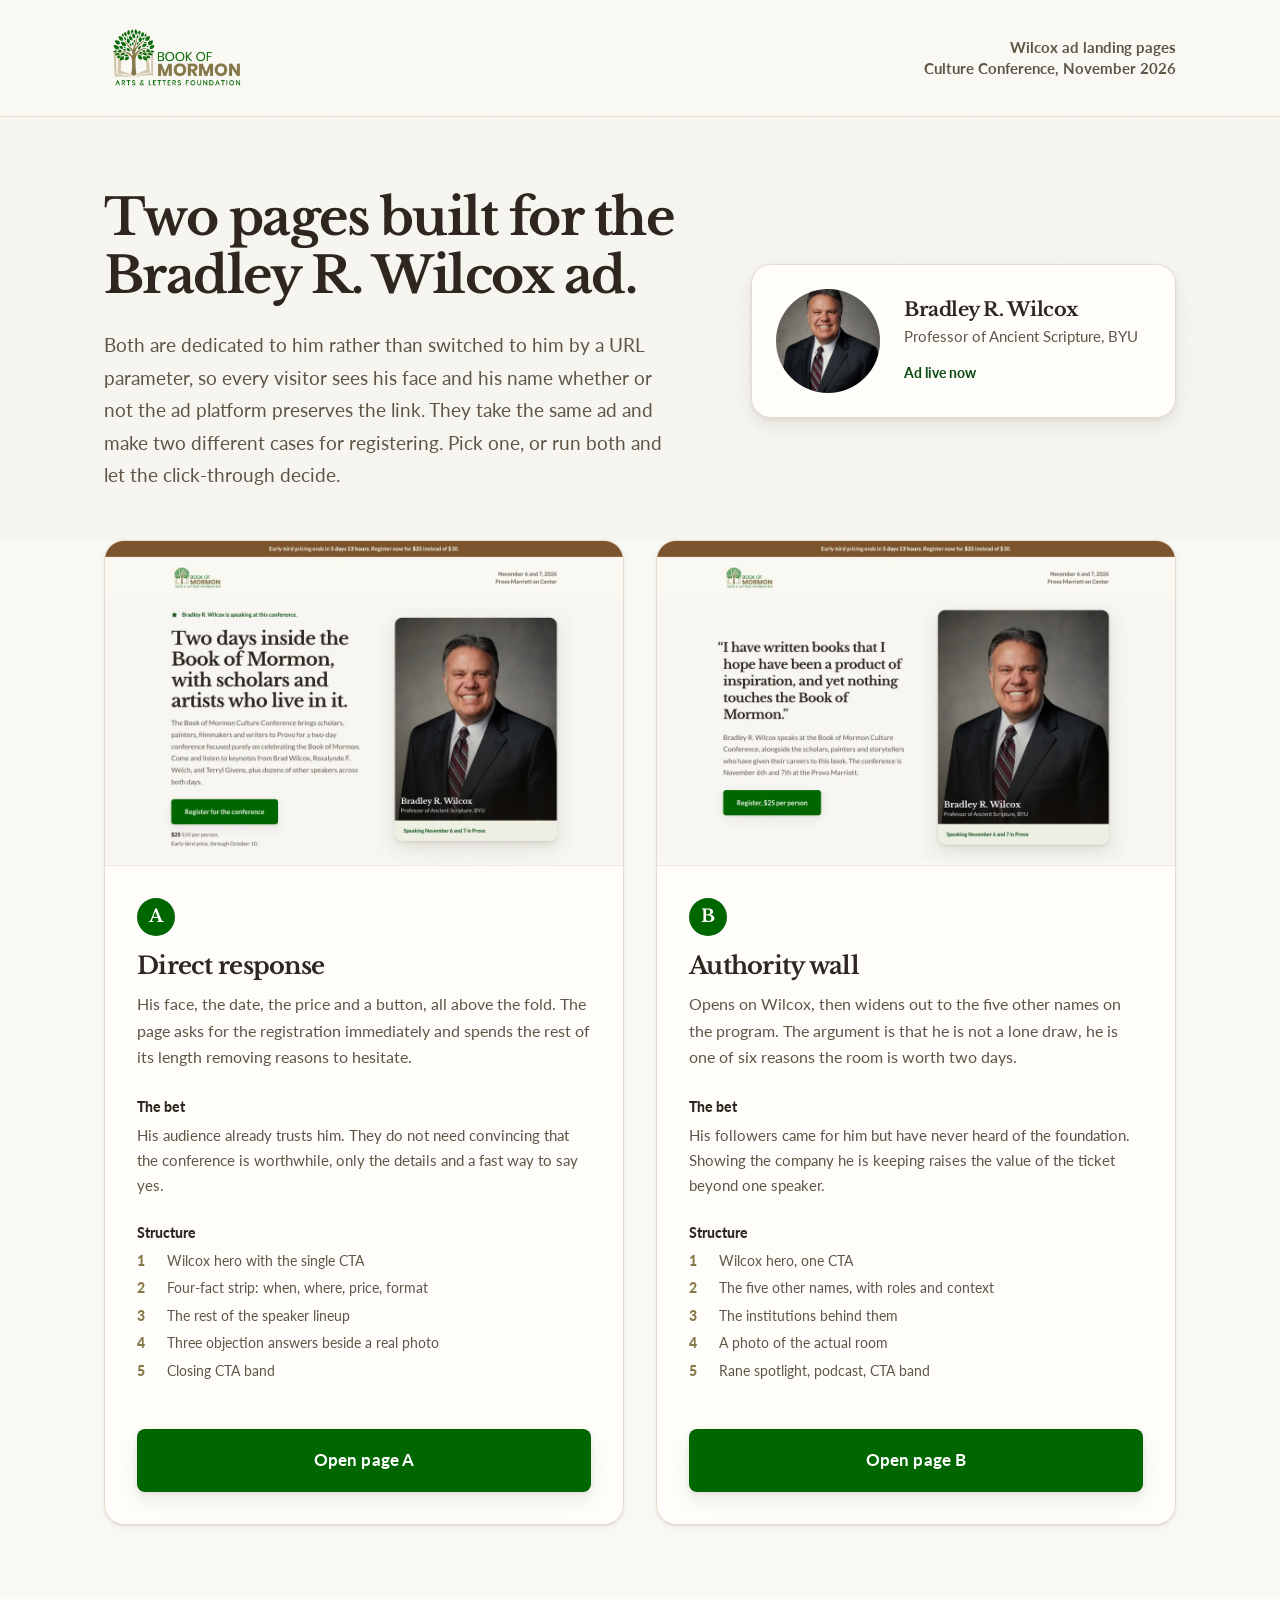
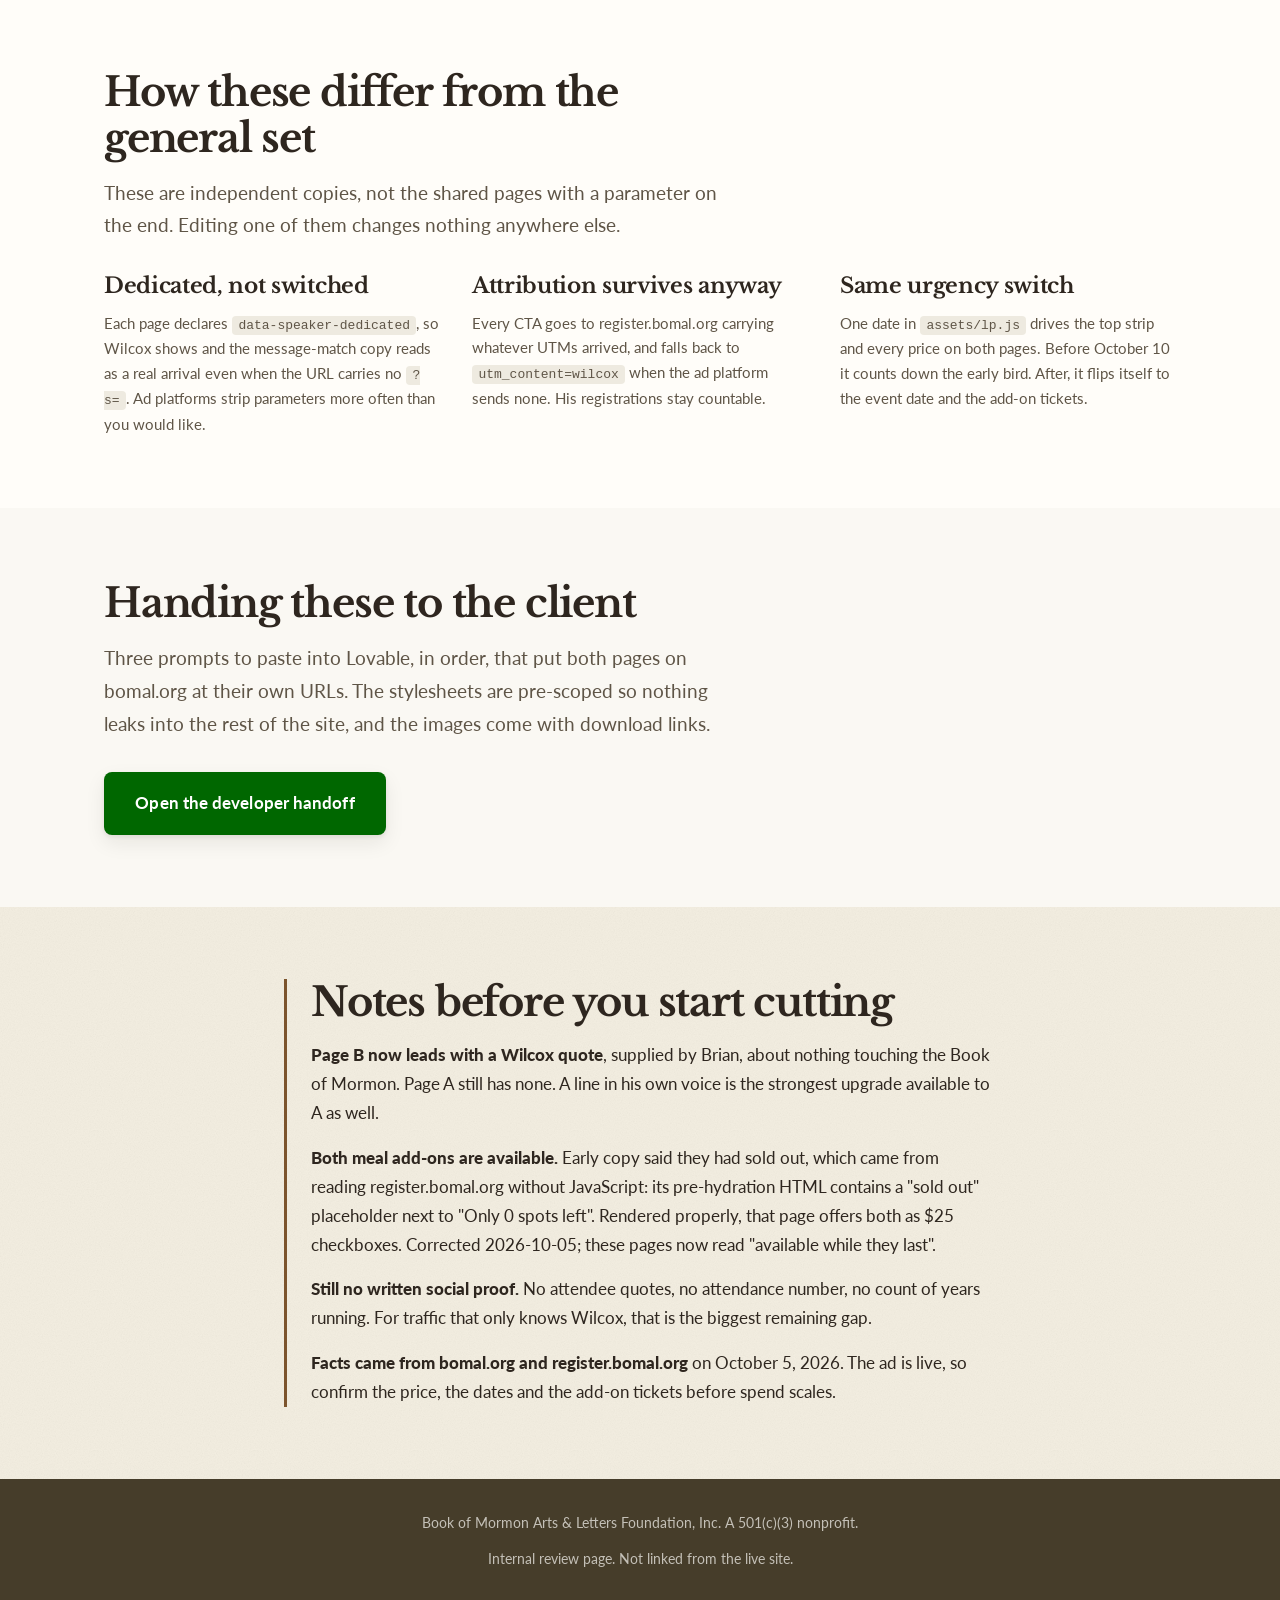
<file: index.html>
<!DOCTYPE html>
<html lang="en" data-asset-base="brand_assets/">
<head>
<meta charset="utf-8">
<meta name="viewport" content="width=device-width, initial-scale=1">
<title>Wilcox ad landing pages | Book of Mormon Culture Conference</title>
<meta name="description" content="Two landing pages built for the live Bradley R. Wilcox ad. Review and pick a direction.">
<link rel="icon" href="brand_assets/logo-icon.webp">
<link rel="preconnect" href="https://fonts.googleapis.com">
<link rel="preconnect" href="https://fonts.gstatic.com" crossorigin>
<link href="https://fonts.googleapis.com/css2?family=Libre+Baskerville:ital,wght@0,400;0,700;1,400&family=Lato:wght@400;600;700;900&display=swap" rel="stylesheet">
<link rel="stylesheet" href="assets/brand.css">
<style>
  body{ padding-bottom:0; }

  .topbar{ padding-block:var(--s4); border-bottom:1px solid var(--line); }
  .topbar .wrap{ display:flex; align-items:center; justify-content:space-between; gap:var(--s3); flex-wrap:wrap; }
  .topbar img{ height:68px; width:auto; display:block; }
  .topbar .tag{ font-size:.9375rem; font-weight:700; color:var(--ink-soft); text-align:right; line-height:1.4; }

  .intro{ padding-block:var(--s7) var(--s6); }
  .intro-grid{ display:grid; gap:var(--s6); align-items:center; }
  @media (min-width:860px){ .intro-grid{ grid-template-columns:1.15fr .85fr; gap:var(--s7); } }
  .intro h1{ max-width:18ch; }
  .intro .lede{ margin-top:var(--s4); }

  .whocard{ display:flex; align-items:center; gap:var(--s4); padding:var(--s4);
    background:var(--card); border:1px solid var(--line); border-radius:var(--rad-xl); box-shadow:var(--sh-2); }
  .whocard .portrait{ width:104px; height:104px; flex:none; border-radius:50%; }
  .whocard .portrait::after{ display:none; }
  .whocard b{ display:block; font-family:'Libre Baskerville',Georgia,serif; font-weight:700;
    font-size:1.2rem; letter-spacing:-.025em; line-height:1.25; }
  .whocard span{ display:block; margin-top:.3rem; font-size:.9375rem; color:var(--ink-soft); line-height:1.55; }
  .whocard em{ display:block; margin-top:var(--s2); font-style:normal; font-size:.875rem;
    font-weight:700; color:var(--green-deep); }

  .options{ display:grid; gap:var(--s5); }
  @media (min-width:860px){ .options{ grid-template-columns:repeat(2,1fr); } }

  .opt{ display:flex; flex-direction:column; background:var(--card); border:1px solid var(--line);
    border-radius:var(--rad-xl); box-shadow:var(--sh-1); overflow:hidden;
    transition:transform .3s var(--ease), box-shadow .3s var(--ease); }
  .opt:hover{ transform:translateY(-4px); box-shadow:var(--sh-3); }

  .opt-shot{ border-bottom:1px solid var(--line-soft); overflow:hidden; background:var(--paper); }
  .opt-shot img{ display:block; width:100%; height:auto; }

  .opt-top{ padding:var(--s5) var(--s5) var(--s4); }
  .opt-letter{ display:inline-flex; align-items:center; justify-content:center;
    width:38px; height:38px; border-radius:50%; background:var(--green); color:#fff;
    font-family:'Libre Baskerville',Georgia,serif; font-weight:700; font-size:1.1rem; margin-bottom:var(--s3); }
  .opt-top h2{ font-size:1.5rem; margin-bottom:var(--s2); }
  .opt-top .what{ font-size:1rem; color:var(--ink-soft); line-height:1.65; }

  .opt-body{ padding:0 var(--s5) var(--s4); flex:1; display:flex; flex-direction:column; gap:var(--s4); }
  .opt-row b{ display:block; font-size:.875rem; font-weight:900; margin-bottom:.3rem; }
  .opt-row p{ font-size:.9375rem; color:var(--ink-soft); line-height:1.65; }
  .opt-structure{ list-style:none; margin:0; padding:0; font-size:.875rem; color:var(--ink-soft); line-height:1.5; }
  .opt-structure li{ display:flex; gap:.55rem; }
  .opt-structure li + li{ margin-top:.4rem; }
  .opt-structure .n{ flex:none; width:1.3rem; font-weight:900; color:var(--tan); }

  .opt-foot{ margin-top:auto; padding:var(--s4) var(--s5) var(--s5); }

  .mech{ display:grid; gap:var(--s5); }
  @media (min-width:800px){ .mech{ grid-template-columns:repeat(3,1fr); } }
  .mech h3{ margin-bottom:var(--s2); }
  .mech p{ font-size:.9375rem; color:var(--ink-soft); line-height:1.65; }
  .mech code{ font-family:ui-monospace,SFMono-Regular,Menlo,monospace; font-size:.8125rem;
    background:rgba(133,120,74,.14); padding:.12rem .4rem; border-radius:4px; }

  .note{ border-left:3px solid var(--brown); padding-left:var(--s4); }
  .note p + p{ margin-top:var(--s3); }
  .note b{ font-weight:900; }
  .note code{ font-family:ui-monospace,SFMono-Regular,Menlo,monospace; font-size:.85em; }
</style>
</head>
<body>

<header class="topbar">
  <div class="wrap">
    <img src="brand_assets/logo-full.webp" alt="Book of Mormon Arts &amp; Letters Foundation">
    <p class="tag">Wilcox ad landing pages<br>Culture Conference, November 2026</p>
  </div>
</header>

<main>
  <section class="intro grain">
    <div class="wrap intro-grid">
      <div>
        <h1>Two pages built for the Bradley R. Wilcox ad.</h1>
        <p class="lede measure">
          Both are dedicated to him rather than switched to him by a URL parameter, so every
          visitor sees his face and his name whether or not the ad platform preserves the link.
          They take the same ad and make two different cases for registering. Pick one, or run
          both and let the click-through decide.
        </p>
      </div>
      <div class="whocard">
        <div class="portrait">
          <img src="brand_assets/speakers/wilcox-portrait.webp" alt="Bradley R. Wilcox" width="1000" height="1250">
        </div>
        <div>
          <b>Bradley R. Wilcox</b>
          <span>Professor of Ancient Scripture, BYU</span>
          <em>Ad live now</em>
        </div>
      </div>
    </div>
  </section>

  <section class="section" style="padding-top:0">
    <div class="wrap">
      <div class="options">

        <article class="opt">
          <div class="opt-shot">
            <img src="brand_assets/shots/page-a.webp" alt="Preview of landing page A" width="1120" height="700" loading="lazy">
          </div>
          <div class="opt-top">
            <p class="opt-letter">A</p>
            <h2>Direct response</h2>
            <p class="what">
              His face, the date, the price and a button, all above the fold. The page asks for
              the registration immediately and spends the rest of its length removing reasons to
              hesitate.
            </p>
          </div>
          <div class="opt-body">
            <div class="opt-row">
              <b>The bet</b>
              <p>His audience already trusts him. They do not need convincing that the conference
                 is worthwhile, only the details and a fast way to say yes.</p>
            </div>
            <div class="opt-row">
              <b>Structure</b>
              <ul class="opt-structure">
                <li><span class="n">1</span><span>Wilcox hero with the single CTA</span></li>
                <li><span class="n">2</span><span>Four-fact strip: when, where, price, format</span></li>
                <li><span class="n">3</span><span>The rest of the speaker lineup</span></li>
                <li><span class="n">4</span><span>Three objection answers beside a real photo</span></li>
                <li><span class="n">5</span><span>Closing CTA band</span></li>
              </ul>
            </div>
          </div>
          <div class="opt-foot">
            <a class="btn btn-primary btn-block" href="direct.html">Open page A</a>
          </div>
        </article>

        <article class="opt">
          <div class="opt-shot">
            <img src="brand_assets/shots/page-b.webp" alt="Preview of landing page B" width="1120" height="700" loading="lazy">
          </div>
          <div class="opt-top">
            <p class="opt-letter">B</p>
            <h2>Authority wall</h2>
            <p class="what">
              Opens on Wilcox, then widens out to the five other names on the program. The
              argument is that he is not a lone draw, he is one of six reasons the room is worth
              two days.
            </p>
          </div>
          <div class="opt-body">
            <div class="opt-row">
              <b>The bet</b>
              <p>His followers came for him but have never heard of the foundation. Showing the
                 company he is keeping raises the value of the ticket beyond one speaker.</p>
            </div>
            <div class="opt-row">
              <b>Structure</b>
              <ul class="opt-structure">
                <li><span class="n">1</span><span>Wilcox hero, one CTA</span></li>
                <li><span class="n">2</span><span>The five other names, with roles and context</span></li>
                <li><span class="n">3</span><span>The institutions behind them</span></li>
                <li><span class="n">4</span><span>A photo of the actual room</span></li>
                <li><span class="n">5</span><span>Rane spotlight, podcast, CTA band</span></li>
              </ul>
            </div>
          </div>
          <div class="opt-foot">
            <a class="btn btn-primary btn-block" href="authority.html">Open page B</a>
          </div>
        </article>

      </div>
    </div>
  </section>

  <section class="section band-card">
    <div class="wrap stack-5">
      <div class="measure">
        <h2>How these differ from the general set</h2>
        <p class="lede" style="margin-top:var(--s3)">
          These are independent copies, not the shared pages with a parameter on the end.
          Editing one of them changes nothing anywhere else.
        </p>
      </div>
      <div class="mech">
        <div>
          <h3>Dedicated, not switched</h3>
          <p>
            Each page declares <code>data-speaker-dedicated</code>, so Wilcox shows and the
            message-match copy reads as a real arrival even when the URL carries no
            <code>?s=</code>. Ad platforms strip parameters more often than you would like.
          </p>
        </div>
        <div>
          <h3>Attribution survives anyway</h3>
          <p>
            Every CTA goes to register.bomal.org carrying whatever UTMs arrived, and falls back
            to <code>utm_content=wilcox</code> when the ad platform sends none. His registrations
            stay countable.
          </p>
        </div>
        <div>
          <h3>Same urgency switch</h3>
          <p>
            One date in <code>assets/lp.js</code> drives the top strip and every price on both
            pages. Before October 10 it counts down the early bird. After, it flips itself to the
            event date and the add-on tickets.
          </p>
        </div>
      </div>
    </div>
  </section>

  <section class="section">
    <div class="wrap">
      <div class="measure">
        <h2>Handing these to the client</h2>
        <p class="lede" style="margin-top:var(--s3)">
          Three prompts to paste into Lovable, in order, that put both pages on bomal.org at
          their own URLs. The stylesheets are pre-scoped so nothing leaks into the rest of the
          site, and the images come with download links.
        </p>
        <p style="margin-top:var(--s5)">
          <a class="btn btn-primary" href="handoff.html">Open the developer handoff</a>
        </p>
      </div>
    </div>
  </section>

  <section class="section band-paper grain">
    <div class="wrap-narrow">
      <div class="note">
        <h2 style="margin-bottom:var(--s3)">Notes before you start cutting</h2>
        <p>
          <b>Page B now leads with a Wilcox quote</b>, supplied by Brian, about nothing touching
          the Book of Mormon. Page A still has none. A line in his own voice is the strongest
          upgrade available to A as well.
        </p>
        <p>
          <b>Both meal add-ons are available.</b> Early copy said they had sold out, which came
          from reading register.bomal.org without JavaScript: its pre-hydration HTML contains a
          "sold out" placeholder next to "Only 0 spots left". Rendered properly, that page
          offers both as $25 checkboxes. Corrected 2026-10-05; these pages now read "available
          while they last".</p>
        <p>
          <b>Still no written social proof.</b> No attendee quotes, no attendance number, no
          count of years running. For traffic that only knows Wilcox, that is the biggest
          remaining gap.
        </p>
        <p>
          <b>Facts came from bomal.org and register.bomal.org</b> on October 5, 2026. The ad is
          live, so confirm the price, the dates and the add-on tickets before spend scales.
        </p>
      </div>
    </div>
  </section>
</main>

<footer class="sitefoot">
  <div class="wrap center stack-2">
    <p>Book of Mormon Arts &amp; Letters Foundation, Inc. A 501(c)(3) nonprofit.</p>
    <p>Internal review page. Not linked from the live site.</p>
  </div>
</footer>

</body>
</html>
</file>
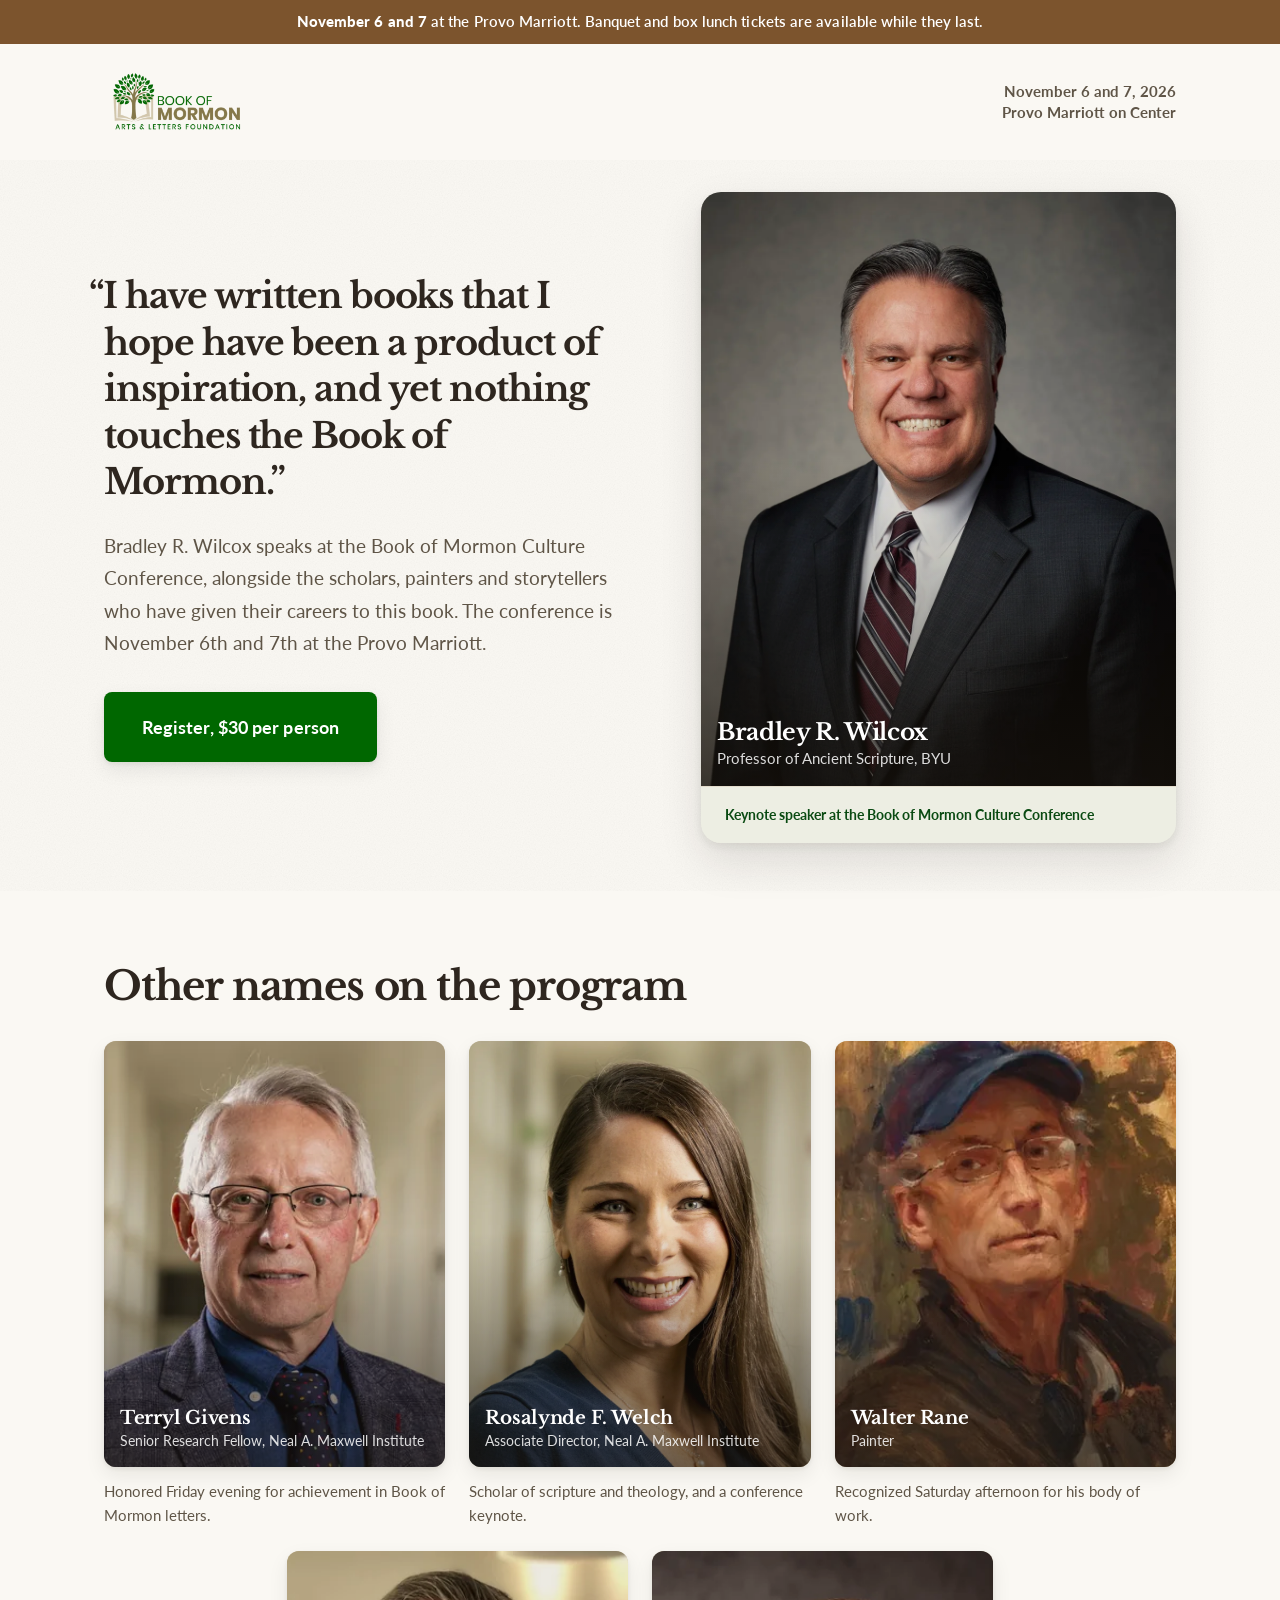
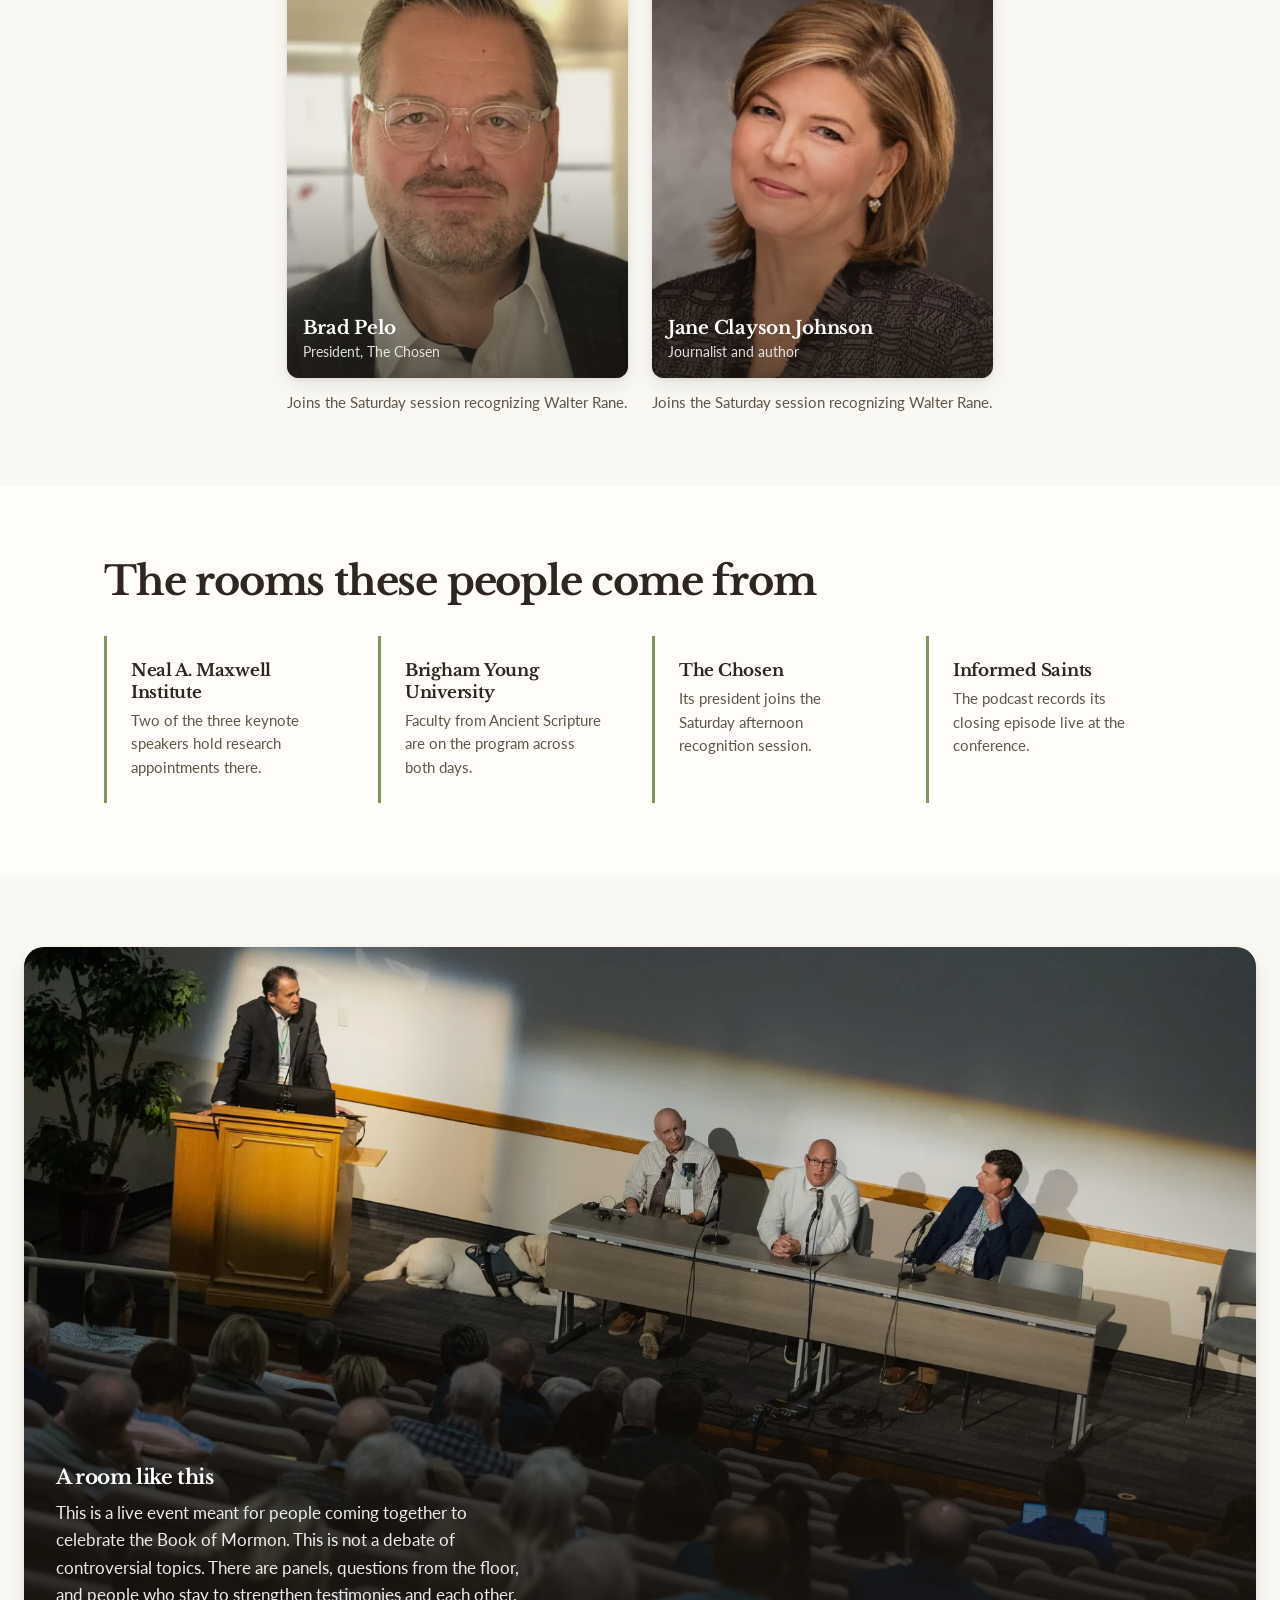
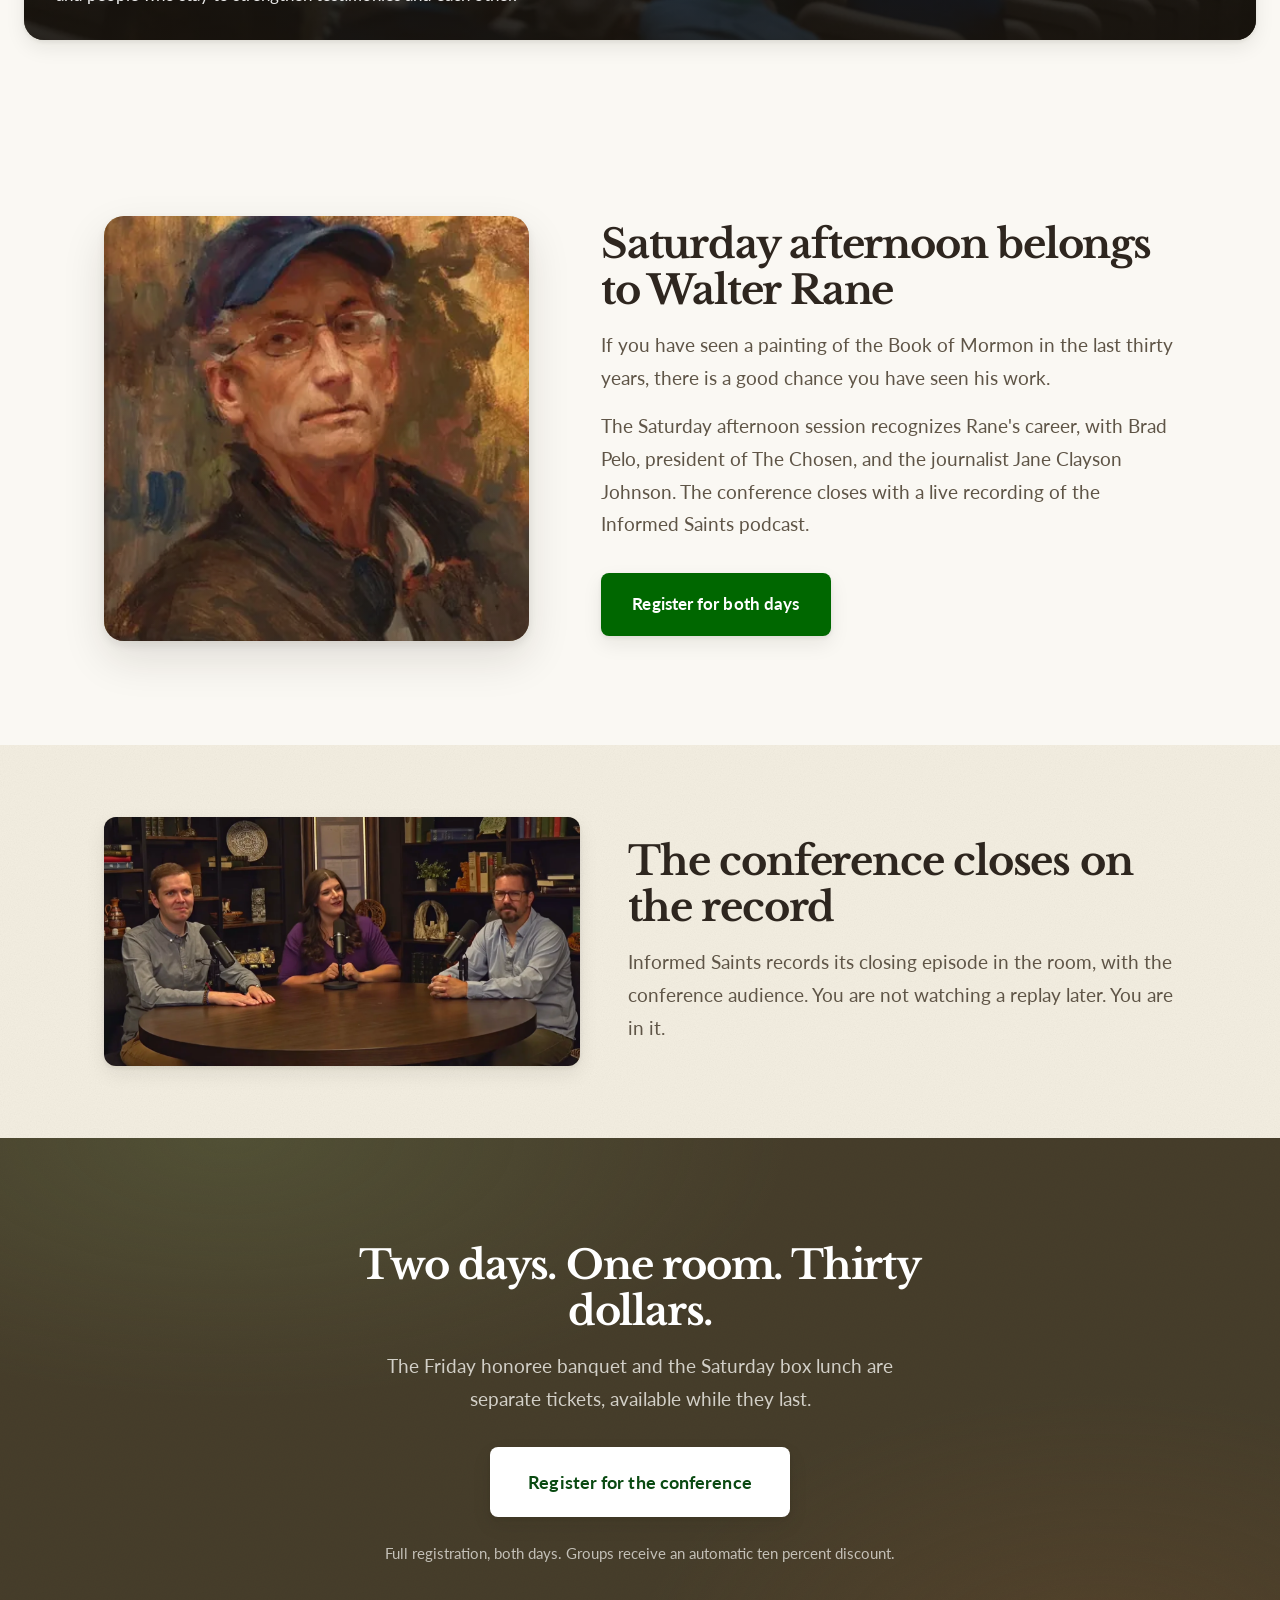
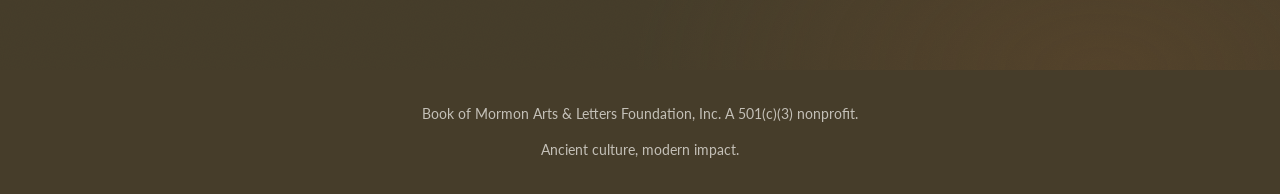
<file: authority.html>
<!DOCTYPE html>
<html lang="en" data-asset-base="brand_assets/" data-default-speaker="wilcox" data-speaker-dedicated>
<head>
<meta charset="utf-8">
<meta name="viewport" content="width=device-width, initial-scale=1">
<title>Bradley R. Wilcox and the room he is speaking in | November 6 and 7</title>
<meta name="description" content="Bradley R. Wilcox is one of six names on the program, alongside Terryl Givens, Rosalynde F. Welch, Walter Rane, Brad Pelo and Jane Clayson Johnson. Provo, November 6 and 7.">
<link rel="icon" href="brand_assets/logo-icon.webp">
<link rel="preconnect" href="https://fonts.googleapis.com">
<link rel="preconnect" href="https://fonts.gstatic.com" crossorigin>
<link href="https://fonts.googleapis.com/css2?family=Libre+Baskerville:ital,wght@0,400;0,700;1,400&family=Lato:wght@400;600;700;900&display=swap" rel="stylesheet">
<link rel="stylesheet" href="assets/brand.css">
<style>
  /* ---- Option B: authority first. The lineup IS the argument. ---- */
  .topbar{ padding-block:var(--s4); }
  .topbar .wrap{ display:flex; align-items:center; justify-content:space-between; gap:var(--s3); }
  .topbar img{ height:68px; width:auto; display:block; }
  .topbar .when{ font-size:.9375rem; font-weight:700; color:var(--ink-soft); text-align:right; line-height:1.4; }

  /* Hero leads with the speaker whose ad brought them. The wall of everyone
     else then does the credibility work. */
  .hero{ padding-block:var(--s5) var(--s6); }
  .hero-grid{ display:grid; gap:var(--s6); align-items:center; }
  @media (min-width:900px){ .hero-grid{ grid-template-columns:1.05fr .95fr; gap:var(--s7); } }
  .hero h1{ max-width:21ch; font-size:clamp(1.45rem,2.9vw,2.2rem); line-height:1.32; }
  @media (min-width:700px){ .hero h1{ text-indent:-.44em; } }
  .hero .lede{ margin-top:var(--s4); max-width:52ch; }

  .hero-card{ border-radius:var(--rad-xl); overflow:hidden; box-shadow:var(--sh-3); background:var(--card); }
  .hero-card .portrait{ aspect-ratio:4/5; }
  .hero-card .portrait-cap h3{ color:#fff; font-size:1.45rem; }
  .hero-card .portrait-cap p{ font-size:.9375rem; color:rgba(255,255,255,.85); margin-top:.15rem; line-height:1.45; }
  .hero-card .speaking{ padding:var(--s3) var(--s4); font-size:.875rem; font-weight:700;
    color:var(--green-deep); background:rgba(125,151,94,.14); border-top:1px solid var(--line); }

  .wall-intro{ margin-bottom:var(--s5); }

  /* The wall. Six faces, full bleed of the container, no ornament. */
  .wall{ display:flex; flex-wrap:wrap; justify-content:center; gap:var(--s4); }
  .wall figure{ flex:0 0 calc((100% - var(--s4)) / 2); }
  @media (min-width:680px){ .wall figure{ flex:0 0 calc((100% - 2 * var(--s4)) / 3); } }
  .wall figure{ margin:0; }
  .wall .portrait{ aspect-ratio:4/5; border-radius:var(--rad-lg); box-shadow:var(--sh-2); }
  .wall .portrait img{ object-position:center 18%; }
  .wall .portrait-cap h3{ color:#fff; font-size:1.15rem; }
  .wall .portrait-cap p{ font-size:.875rem; color:rgba(255,255,255,.85); margin-top:.2rem; line-height:1.45; }
  .wall .tagline{ margin-top:var(--s2); font-size:.9375rem; color:var(--ink-soft); line-height:1.6; }

  /* Institutions */
  .insts{ display:grid; gap:var(--s4); }
  @media (min-width:760px){ .insts{ grid-template-columns:repeat(4,1fr); } }
  .inst{ padding:var(--s4); border-left:3px solid var(--olive); }
  .inst b{ display:block; font-family:'Libre Baskerville',Georgia,serif; font-weight:700;
    font-size:1.05rem; letter-spacing:-.015em; line-height:1.3; }
  .inst span{ display:block; margin-top:.35rem; font-size:.9375rem; color:var(--ink-soft); line-height:1.55; }

  /* Honoree spotlight */
  .spot{ display:grid; gap:var(--s6); align-items:center; }
  @media (min-width:900px){ .spot{ grid-template-columns:.85fr 1.15fr; gap:var(--s7); } }
  .spot .portrait{ aspect-ratio:1/1; border-radius:var(--rad-xl); box-shadow:var(--sh-3); }
  .spot .portrait::after{ background:linear-gradient(to top, rgba(29,23,16,.35), rgba(29,23,16,0) 55%); }
  .spot h2{ margin-bottom:var(--s3); }
  .spot p+p{ margin-top:var(--s3); }

  /* Podcast */
  .pod{ display:grid; gap:var(--s5); align-items:center; }
  @media (min-width:860px){ .pod{ grid-template-columns:1fr 1.15fr; gap:var(--s6); } }
  .pod-img{ border-radius:var(--rad-lg); overflow:hidden; box-shadow:var(--sh-2); background:var(--tan-light); }
  .pod-img img{ display:block; width:100%; height:auto; }

  .closer{ text-align:center; }
  .closer h2{ margin-bottom:var(--s3); }
  .closer .lede{ margin:0 auto var(--s5); max-width:50ch; }
  .closer .cta-sub{ margin-top:var(--s4); font-size:.9375rem; color:rgba(250,248,243,.7); }
</style>
</head>
<body>

<div class="urgency" data-urgency>November 6 and 7 at the Provo Marriott.</div>

<header class="topbar">
  <div class="wrap">
    <img src="brand_assets/logo-full.webp" alt="Book of Mormon Arts &amp; Letters Foundation">
    <p class="when">November 6 and 7, 2026<br>Provo Marriott on Center</p>
  </div>
</header>

<main>
  <!-- HERO: deliberately short. The proof is the grid below it. -->
  <section class="hero grain">
    <div class="wrap hero-grid">
      <div>
        <h1>“I have written books that I hope have been a product of inspiration, and yet nothing touches the Book of Mormon.”</h1>
        <p class="lede">
          <span data-sp="name">Bradley R. Wilcox</span> speaks at the Book of Mormon Culture
          Conference, alongside the scholars, painters and storytellers who have given their
          careers to this book. The conference is November 6th and 7th at the Provo Marriott.
        </p>
        <p style="margin-top:var(--s5)">
          <a class="btn btn-primary btn-lg" href="https://register.bomal.org/" data-register>Register, <span data-price-now>$30</span> per person</a>
        </p>
      </div>

      <div class="hero-card">
        <div class="portrait">
          <img data-sp="img" src="brand_assets/speakers/wilcox-portrait.webp" alt="Bradley R. Wilcox" width="1000" height="1250">
          <div class="portrait-cap">
            <h3 data-sp="name">Bradley R. Wilcox</h3>
            <p data-sp="role">Professor of Ancient Scripture, BYU</p>
          </div>
        </div>
        <p class="speaking">Keynote speaker at the Book of Mormon Culture Conference</p>
      </div>
    </div>
  </section>

  <!-- THE WALL -->
  <section class="section">
    <div class="wrap">
      <div class="wall-intro measure">
        <h2>Other names on the program</h2>
      </div>
      <div class="wall">
        <figure>
          <div class="portrait">
            <img src="brand_assets/speakers/givens.webp" alt="Terryl Givens" width="400" height="400">
            <div class="portrait-cap"><h3>Terryl Givens</h3><p>Senior Research Fellow, Neal A. Maxwell Institute</p></div>
          </div>
          <p class="tagline">Honored Friday evening for achievement in Book of Mormon letters.</p>
        </figure>
        <figure>
          <div class="portrait">
            <img src="brand_assets/speakers/welch-portrait.webp" alt="Rosalynde F. Welch" width="1000" height="1000">
            <div class="portrait-cap"><h3>Rosalynde F. Welch</h3><p>Associate Director, Neal A. Maxwell Institute</p></div>
          </div>
          <p class="tagline">Scholar of scripture and theology, and a conference keynote.</p>
        </figure>
        <figure>
          <div class="portrait">
            <img src="brand_assets/speakers/rane.webp" alt="Walter Rane" width="400" height="400">
            <div class="portrait-cap"><h3>Walter Rane</h3><p>Painter</p></div>
          </div>
          <p class="tagline">Recognized Saturday afternoon for his body of work.</p>
        </figure>
        <figure>
          <div class="portrait">
            <img src="brand_assets/speakers/pelo.webp" alt="Brad Pelo" width="400" height="400">
            <div class="portrait-cap"><h3>Brad Pelo</h3><p>President, The Chosen</p></div>
          </div>
          <p class="tagline">Joins the Saturday session recognizing Walter Rane.</p>
        </figure>
        <figure>
          <div class="portrait">
            <img src="brand_assets/speakers/johnson.webp" alt="Jane Clayson Johnson" width="400" height="400">
            <div class="portrait-cap"><h3>Jane Clayson Johnson</h3><p>Journalist and author</p></div>
          </div>
          <p class="tagline">Joins the Saturday session recognizing Walter Rane.</p>
        </figure>
      </div>
    </div>
  </section>

  <!-- INSTITUTIONS -->
  <section class="section band-card">
    <div class="wrap stack-5">
      <h2 class="measure-tight">The rooms these people come from</h2>
      <div class="insts">
        <div class="inst"><b>Neal A. Maxwell Institute</b><span>Two of the three keynote speakers hold research appointments there.</span></div>
        <div class="inst"><b>Brigham Young University</b><span>Faculty from Ancient Scripture are on the program across both days.</span></div>
        <div class="inst"><b>The Chosen</b><span>Its president joins the Saturday afternoon recognition session.</span></div>
        <div class="inst"><b>Informed Saints</b><span>The podcast records its closing episode live at the conference.</span></div>
      </div>
    </div>
  </section>

  <!-- THE ROOM -->
  <section class="section">
    <div class="photo-band">
      <div class="photo photo-caption">
        <img src="brand_assets/event/panel.webp" alt="A panel session in front of a full auditorium at the conference" width="1800" height="1200" loading="lazy">
        <div class="cap">
          <b>A room like this</b>
          <p>This is a live event meant for people coming together to celebrate the Book of
             Mormon. This is not a debate of controversial topics. There are panels, questions
             from the floor, and people who stay to strengthen testimonies and each other.</p>
        </div>
      </div>
    </div>
  </section>

  <!-- HONOREE SPOTLIGHT -->
  <section class="section-lg">
    <div class="wrap spot">
      <div class="portrait">
        <img src="brand_assets/speakers/rane.webp" alt="Walter Rane" width="400" height="400" loading="lazy">
      </div>
      <div>
        <h2>Saturday afternoon belongs to Walter Rane</h2>
        <p class="lede">
          If you have seen a painting of the Book of Mormon in the last thirty years,
          there is a good chance you have seen his work.
        </p>
        <p class="lede">
          The Saturday afternoon session recognizes Rane's career, with Brad Pelo, president
          of The Chosen, and the journalist Jane Clayson Johnson. The conference closes with a
          live recording of the Informed Saints podcast.
        </p>
        <p style="margin-top:var(--s5)">
          <a class="btn btn-primary" href="https://register.bomal.org/" data-register>Register for both days</a>
        </p>
      </div>
    </div>
  </section>

  <!-- PODCAST -->
  <section class="section band-paper grain">
    <div class="wrap pod">
      <div class="pod-img">
        <img src="brand_assets/informed-saints-hosts.webp" alt="The hosts of the Informed Saints podcast" width="1483" height="775" loading="lazy">
      </div>
      <div>
        <h2>The conference closes on the record</h2>
        <p class="lede" style="margin-top:var(--s3)">
          Informed Saints records its closing episode in the room, with the conference audience.
          You are not watching a replay later. You are in it.
        </p>
      </div>
    </div>
  </section>

  <!-- CLOSER -->
  <section class="section-lg band-bark grain">
    <div class="wrap-narrow closer">
      <h2>Two days. One room. Thirty dollars.</h2>
      <p class="lede">
        The Friday honoree banquet and the Saturday box lunch are separate tickets,
        available while they last.
      </p>
      <a class="btn btn-onbark btn-lg" href="https://register.bomal.org/" data-register>Register for the conference</a>
      <p class="cta-sub"><span data-price-note>Full registration, both days.</span> Groups receive an automatic ten percent discount.</p>
    </div>
  </section>
</main>

<footer class="sitefoot">
  <div class="wrap center stack-2">
    <p>Book of Mormon Arts &amp; Letters Foundation, Inc. A 501(c)(3) nonprofit.</p>
    <p>Ancient culture, modern impact.</p>
  </div>
</footer>

<div class="stickybar">
  <p class="sb-price"><strong><span data-price-now>$30</span> per person</strong>November 6 and 7, Provo</p>
  <a class="btn btn-primary" href="https://register.bomal.org/" data-register>Register</a>
</div>

<script src="assets/lp.js"></script>
</body>
</html>
</file>
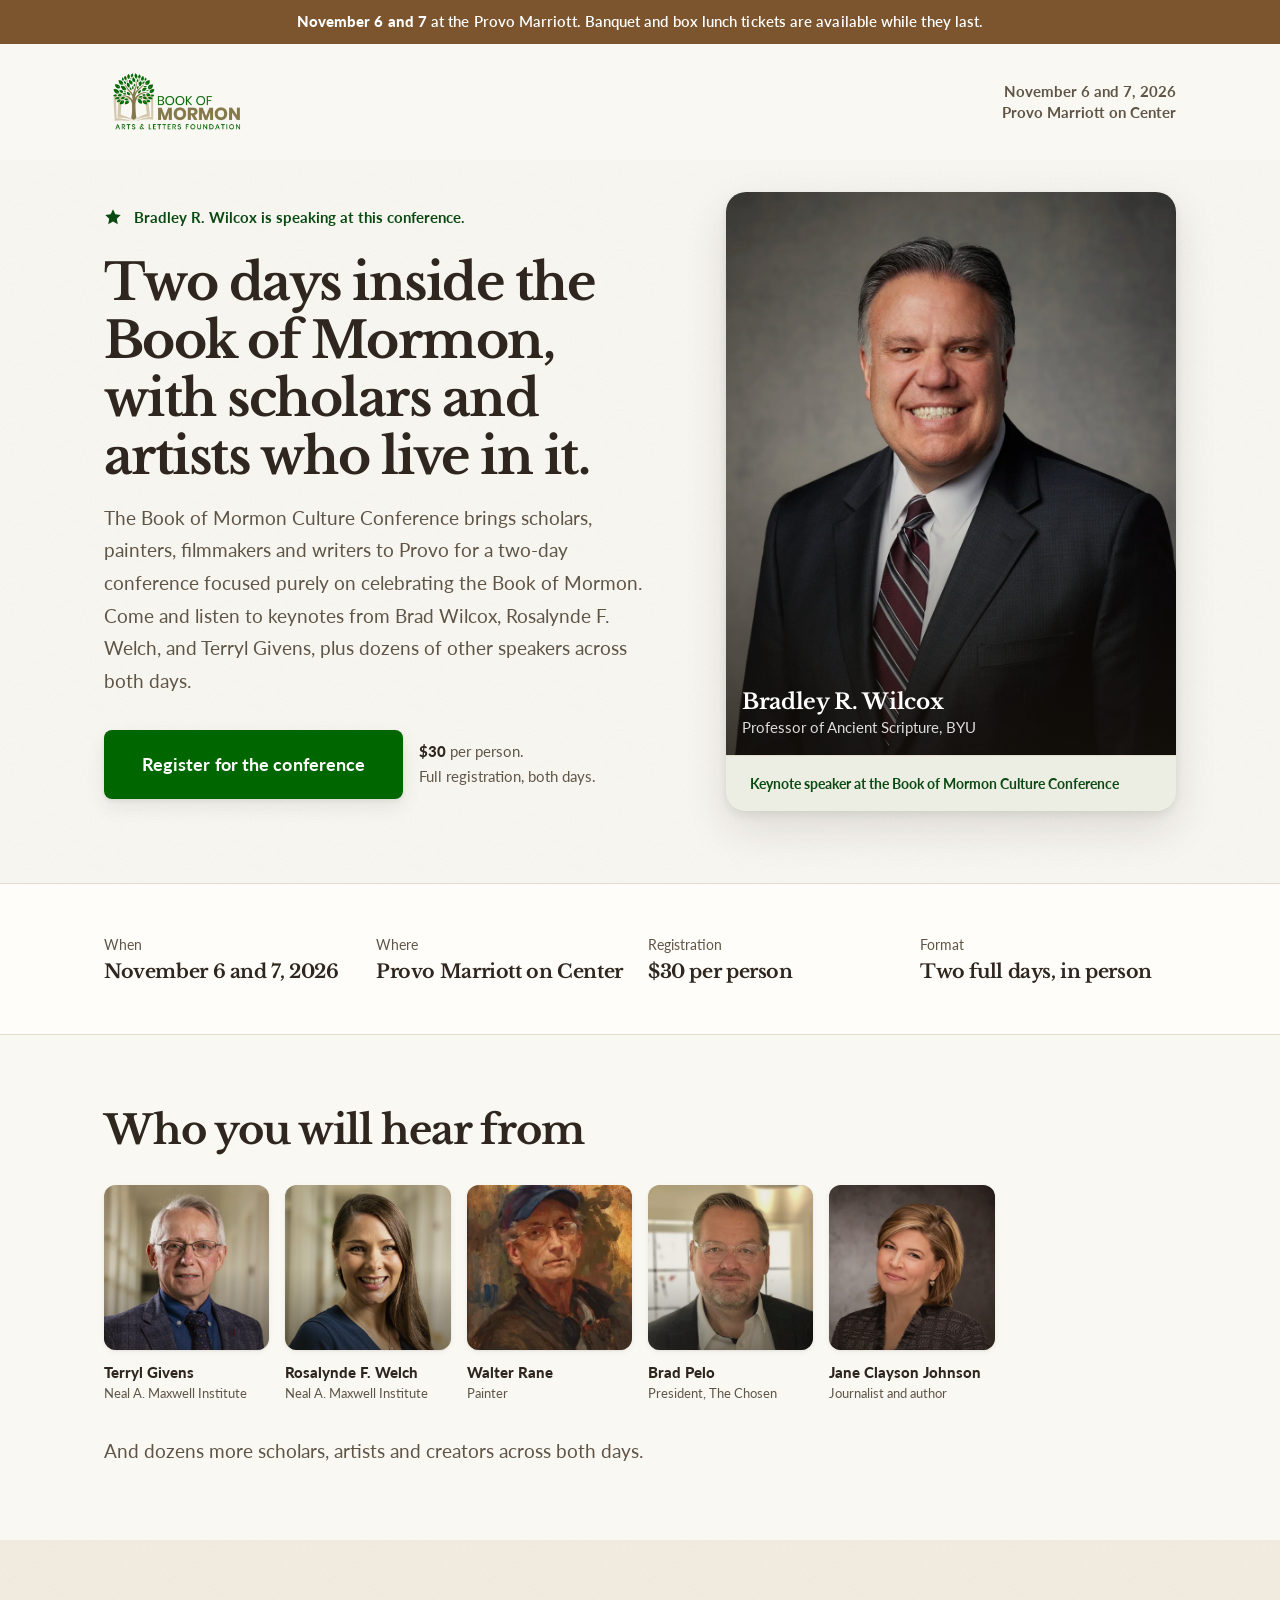
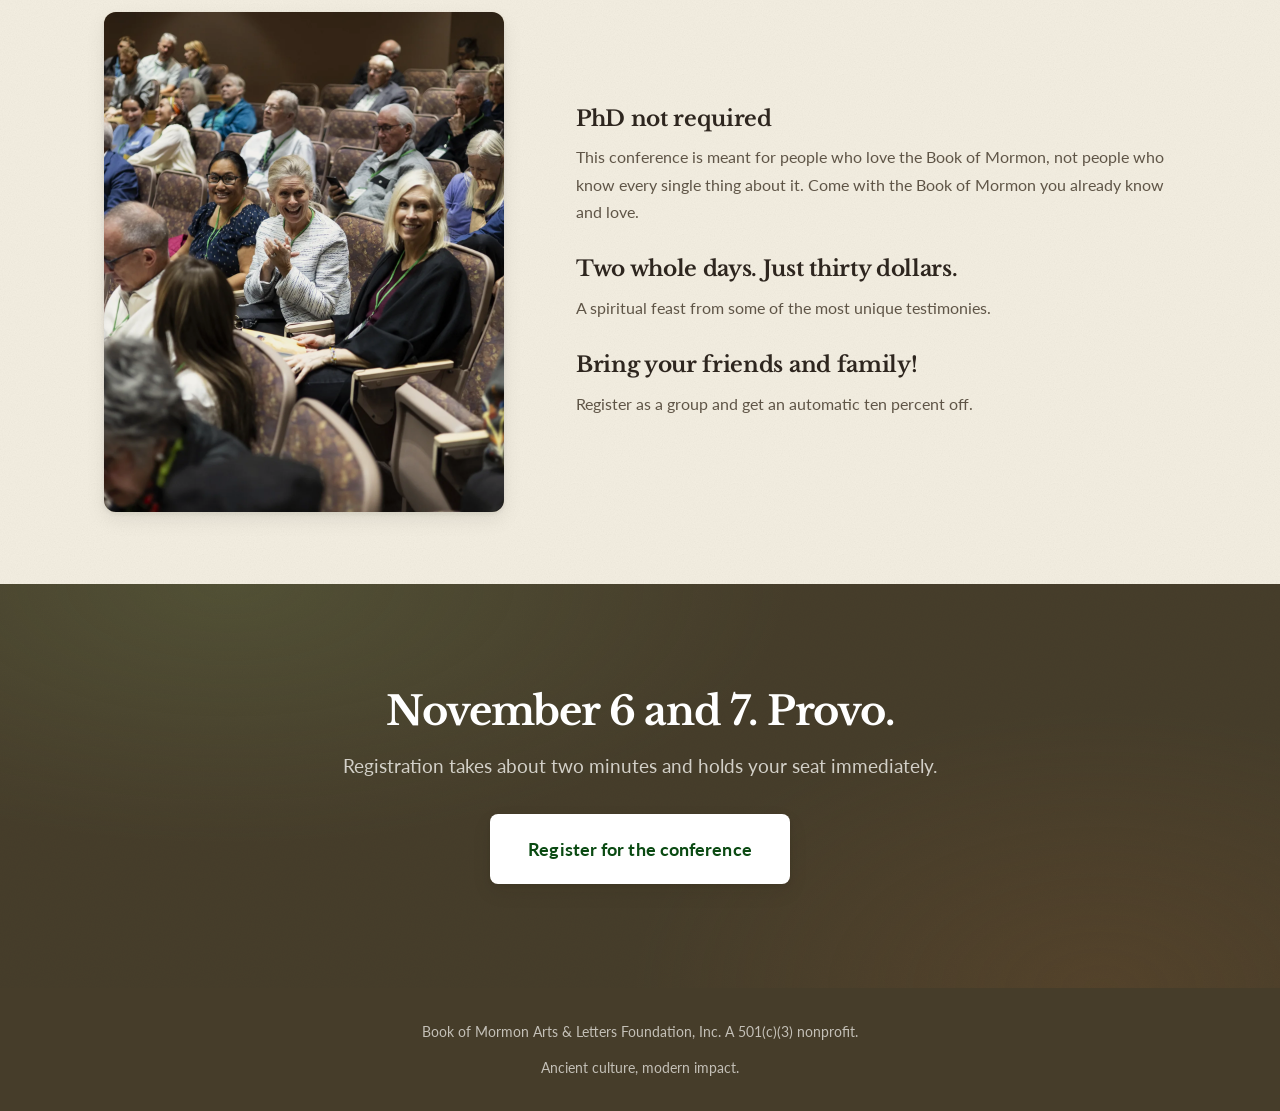
<file: direct.html>
<!DOCTYPE html>
<html lang="en" data-asset-base="brand_assets/" data-default-speaker="wilcox" data-speaker-dedicated>
<head>
<meta charset="utf-8">
<meta name="viewport" content="width=device-width, initial-scale=1">
<title>Bradley R. Wilcox at the Book of Mormon Culture Conference | November 6 and 7</title>
<meta name="description" content="Two days with Terryl Givens, Rosalynde Welch, Bradley Wilcox and dozens of scholars and artists. November 6 and 7 at the Provo Marriott. Registration is $30.">
<link rel="icon" href="brand_assets/logo-icon.webp">
<link rel="preconnect" href="https://fonts.googleapis.com">
<link rel="preconnect" href="https://fonts.gstatic.com" crossorigin>
<link href="https://fonts.googleapis.com/css2?family=Libre+Baskerville:ital,wght@0,400;0,700;1,400&family=Lato:wght@400;600;700;900&display=swap" rel="stylesheet">
<link rel="stylesheet" href="assets/brand.css">
<style>
  /* ---- Option A: direct response. One screen, one decision. ---- */
  .topbar{ padding-block:var(--s4); }
  .topbar .wrap{ display:flex; align-items:center; justify-content:space-between; gap:var(--s3); }
  .topbar img{ height:68px; width:auto; display:block; }
  .topbar .when{ font-size:.9375rem; font-weight:700; color:var(--ink-soft); text-align:right; line-height:1.4; }

  .hero{ padding-block:var(--s5) var(--s7); }
  .hero-grid{ display:grid; gap:var(--s6); align-items:center; }
  @media (min-width:900px){ .hero-grid{ grid-template-columns:1.1fr .9fr; gap:var(--s7); } }

  .hero h1{ margin-bottom:var(--s3); }
  .hero .lede{ margin-bottom:var(--s5); }

  .from-speaker{ display:flex; align-items:center; gap:var(--s2); margin-bottom:var(--s4);
    font-size:.9375rem; font-weight:700; color:var(--green-deep); }
  .from-speaker svg{ flex:none; }

  .cta-row{ display:flex; flex-wrap:wrap; align-items:center; gap:var(--s3); }
  .cta-sub{ font-size:.9375rem; color:var(--ink-soft); }
  .cta-sub strong{ color:var(--ink); font-weight:900; }
  .was{ text-decoration:line-through; color:var(--ink-faint); font-weight:400; }

  /* Hero portrait card */
  .hero-card{ border-radius:var(--rad-xl); overflow:hidden; box-shadow:var(--sh-3); background:var(--card); }
  .hero-card .portrait{ aspect-ratio:4/5; }
  .hero-card .portrait-cap h3{ color:#fff; font-size:1.35rem; }
  .hero-card .portrait-cap p{ font-size:.9375rem; color:rgba(255,255,255,.85); margin-top:.15rem; line-height:1.45; }
  .hero-card .speaking{ padding:var(--s3) var(--s4); font-size:.875rem; font-weight:700;
    color:var(--green-deep); background:rgba(125,151,94,.14); border-top:1px solid var(--line); }

  /* Fact strip */
  .facts{ border-block:1px solid var(--line); }
  .facts .wrap{ display:grid; gap:var(--s4); padding-block:var(--s5); }
  @media (min-width:700px){ .facts .wrap{ grid-template-columns:repeat(4,1fr); gap:var(--s3); } }
  .fact dt{ font-size:.875rem; color:var(--ink-soft); margin-bottom:.2rem; }
  .fact dd{ margin:0; font-family:'Libre Baskerville',Georgia,serif; font-weight:700;
    font-size:1.1875rem; letter-spacing:-.02em; line-height:1.3; }

  /* Lineup */
  .lineup{ display:grid; grid-template-columns:repeat(2,1fr); gap:var(--s4); }
  @media (min-width:620px){ .lineup{ grid-template-columns:repeat(3,1fr); } }
  @media (min-width:960px){ .lineup{ grid-template-columns:repeat(6,1fr); gap:var(--s3); } }
  .lineup figure{ margin:0; }
  .lineup .portrait{ aspect-ratio:1/1; border-radius:var(--rad-lg); box-shadow:var(--sh-1); }
  .lineup .portrait::after{ background:linear-gradient(to top, rgba(29,23,16,.45), rgba(29,23,16,0) 50%); }
  .lineup figcaption{ margin-top:var(--s2); }
  .lineup figcaption b{ display:block; font-weight:900; font-size:.9375rem; line-height:1.35; }
  .lineup figcaption span{ display:block; font-size:.8125rem; color:var(--ink-soft); line-height:1.45; margin-top:.1rem; }

  /* Objections, with a real photo of the room carrying the proof. */
  .proof{ display:grid; gap:var(--s6); align-items:center; }
  @media (min-width:900px){ .proof{ grid-template-columns:.8fr 1.2fr; gap:var(--s7); } }
  .proof .photo{ aspect-ratio:4/5; }
  .objections{ display:grid; gap:var(--s5); }
  .objection h3{ margin-bottom:var(--s2); }
  .objection p{ color:var(--ink-soft); font-size:1rem; }

  .closer{ text-align:center; }
  .closer h2{ margin-bottom:var(--s3); }
  .closer .lede{ margin-bottom:var(--s5); }
</style>
</head>
<body>

<div class="urgency" data-urgency>November 6 and 7 at the Provo Marriott.</div>

<header class="topbar">
  <div class="wrap">
    <img src="brand_assets/logo-full.webp" alt="Book of Mormon Arts &amp; Letters Foundation">
    <p class="when">November 6 and 7, 2026<br>Provo Marriott on Center</p>
  </div>
</header>

<main>
  <!-- HERO -->
  <section class="hero grain">
    <div class="wrap hero-grid">
      <div>
        <p class="from-speaker" data-sp-only hidden>
          <svg width="18" height="18" viewBox="0 0 20 20" fill="currentColor" aria-hidden="true"><path d="M10 1.5 12.6 7l6 .8-4.4 4.2 1.1 6-5.3-2.9L4.7 18l1.1-6L1.4 7.8l6-.8L10 1.5Z"/></svg>
          <span><span data-sp="name">Your speaker</span> is speaking at this conference.</span>
        </p>

        <h1>Two days inside the Book of Mormon, with scholars and artists who live in it.</h1>

        <p class="lede measure">
          The Book of Mormon Culture Conference brings scholars, painters, filmmakers and writers
          to Provo for a two-day conference focused purely on celebrating the Book of Mormon.
          Come and listen to keynotes from Brad Wilcox, Rosalynde F. Welch, and Terryl Givens,
          plus dozens of other speakers across both days.
        </p>

        <div class="cta-row">
          <a class="btn btn-primary btn-lg" href="https://register.bomal.org/" data-register>Register for the conference</a>
          <p class="cta-sub">
            <strong data-price-now>$30</strong>
            <span class="was" data-price-was hidden>$30</span>
            per person.<br>
            <span data-price-note>Full registration, both days.</span>
          </p>
        </div>
      </div>

      <div class="hero-card">
        <div class="portrait">
          <img data-sp="img" src="brand_assets/speakers/wilcox-portrait.webp" alt="Bradley R. Wilcox" width="1000" height="1250">
          <div class="portrait-cap">
            <h3 data-sp="name">Bradley R. Wilcox</h3>
            <p data-sp="role">Professor of Ancient Scripture, BYU</p>
          </div>
        </div>
        <p class="speaking">Keynote speaker at the Book of Mormon Culture Conference</p>
      </div>
    </div>
  </section>

  <!-- FACTS -->
  <section class="facts band-card">
    <dl class="wrap">
      <div class="fact"><dt>When</dt><dd>November 6 and 7, 2026</dd></div>
      <div class="fact"><dt>Where</dt><dd>Provo Marriott on Center</dd></div>
      <div class="fact"><dt>Registration</dt><dd><span data-price-now>$30</span> per person</dd></div>
      <div class="fact"><dt>Format</dt><dd>Two full days, in person</dd></div>
    </dl>
  </section>

  <!-- LINEUP -->
  <section class="section">
    <div class="wrap stack-5">
      <div class="measure">
        <h2>Who you will hear from</h2>
      </div>
      <div class="lineup">
        <figure data-lineup="givens">
          <div class="portrait"><img src="brand_assets/speakers/givens.webp" alt="Terryl Givens" width="400" height="400" loading="lazy"></div>
          <figcaption><b>Terryl Givens</b><span>Neal A. Maxwell Institute</span></figcaption>
        </figure>
        <figure data-lineup="welch">
          <div class="portrait"><img src="brand_assets/speakers/welch-portrait.webp" alt="Rosalynde F. Welch" width="1000" height="1000" loading="lazy"></div>
          <figcaption><b>Rosalynde F. Welch</b><span>Neal A. Maxwell Institute</span></figcaption>
        </figure>
        <figure data-lineup="wilcox">
          <div class="portrait"><img src="brand_assets/speakers/wilcox-portrait.webp" alt="Bradley R. Wilcox" width="1000" height="1250" loading="lazy"></div>
          <figcaption><b>Bradley R. Wilcox</b><span>Ancient Scripture, BYU</span></figcaption>
        </figure>
        <figure data-lineup="rane">
          <div class="portrait"><img src="brand_assets/speakers/rane.webp" alt="Walter Rane" width="400" height="400" loading="lazy"></div>
          <figcaption><b>Walter Rane</b><span>Painter</span></figcaption>
        </figure>
        <figure data-lineup="pelo">
          <div class="portrait"><img src="brand_assets/speakers/pelo.webp" alt="Brad Pelo" width="400" height="400" loading="lazy"></div>
          <figcaption><b>Brad Pelo</b><span>President, The Chosen</span></figcaption>
        </figure>
        <figure data-lineup="johnson">
          <div class="portrait"><img src="brand_assets/speakers/johnson.webp" alt="Jane Clayson Johnson" width="400" height="400" loading="lazy"></div>
          <figcaption><b>Jane Clayson Johnson</b><span>Journalist and author</span></figcaption>
        </figure>
      </div>
      <p class="lede measure">And dozens more scholars, artists and creators across both days.</p>
    </div>
  </section>

  <!-- OBJECTIONS -->
  <section class="section band-paper grain">
    <div class="wrap proof">
      <div class="photo">
        <img src="brand_assets/event/audience-smiling.webp" alt="Attendees laughing during a session at the conference" width="1200" height="1500" loading="lazy">
      </div>
      <div class="objections">
      <div class="objection">
        <h3>PhD not required</h3>
        <p>This conference is meant for people who love the Book of Mormon, not people who know every single thing about it. Come with the Book of Mormon you already know and love.</p>
      </div>
      <div class="objection">
        <h3>Two whole days. Just thirty dollars.</h3>
        <p>A spiritual feast from some of the most unique testimonies.</p>
      </div>
      <div class="objection">
        <h3>Bring your friends and family!</h3>
        <p>Register as a group and get an automatic ten percent off.</p>
      </div>
      </div>
    </div>
  </section>

  <!-- CLOSER -->
  <section class="section-lg band-bark grain">
    <div class="wrap-narrow closer">
      <h2>November 6 and 7. Provo.</h2>
      <p class="lede">Registration takes about two minutes and holds your seat immediately.</p>
      <a class="btn btn-onbark btn-lg" href="https://register.bomal.org/" data-register>Register for the conference</a>
    </div>
  </section>
</main>

<footer class="sitefoot">
  <div class="wrap center stack-2">
    <p>Book of Mormon Arts &amp; Letters Foundation, Inc. A 501(c)(3) nonprofit.</p>
    <p>Ancient culture, modern impact.</p>
  </div>
</footer>

<div class="stickybar">
  <p class="sb-price"><strong><span data-price-now>$30</span> per person</strong>November 6 and 7, Provo</p>
  <a class="btn btn-primary" href="https://register.bomal.org/" data-register>Register</a>
</div>

<script src="assets/lp.js"></script>
</body>
</html>
</file>
<file: assets/brand.css>
/* ============================================================
   Book of Mormon Arts & Letters Foundation
   Landing page brand layer. Shared by all four options.
   Palette and type pulled from the live bomal.org build.
   ============================================================ */

:root{
  /* Ink */
  --ink:        #2E261F;   /* hsl(30 20% 15%) site foreground */
  --ink-soft:   #5F5547;   /* hsl(30 15% 45%) site muted-foreground */
  --ink-faint:  #8C8272;

  /* Paper */
  --cream:      #FAF8F3;   /* hsl(40 30% 97%) site background */
  --paper:      #F3EEE1;   /* warmer band */
  --card:       #FFFDF9;   /* hsl(40 20% 99%) site card */
  --line:       #E3DCCC;   /* hsl(40 20% 85%) site border */
  --line-soft:  #EFEADD;

  /* Green: the logo mark is a deep forest green, the site chrome a muted olive. */
  --green:      #006700;   /* sampled from logo-full.webp */
  --green-deep: #0A4A12;
  --green-dark: #255125;   /* sampled from logo-full.webp */
  --olive:      #7D975E;   /* hsl(93 23% 48%) site primary */
  --olive-dark: #6E8750;   /* hsl(93 23% 44%) site faq-q-bg */

  /* Earth */
  --tan:        #85784A;   /* sampled from logo-full.webp */
  --tan-light:  #D2C7AD;   /* sampled from logo-full.webp */
  --brown:      #7C542D;   /* hsl(30 47% 33%) site brown */
  --bark:       #463D2A;   /* hsl(40 25% 22%) site nav */

  /* Spacing scale. Intentional tokens, not arbitrary steps. */
  --s1: .5rem;  --s2: .75rem; --s3: 1rem;   --s4: 1.5rem;
  --s5: 2rem;   --s6: 3rem;   --s7: 4.5rem; --s8: 6.5rem;

  --rad:   .5rem;
  --rad-lg:.75rem;
  --rad-xl:1.25rem;

  /* Elevation. Dark only, never a coloured glow. */
  --sh-1: 0 1px 2px rgba(29,23,16,.06), 0 2px 6px rgba(29,23,16,.05);
  --sh-2: 0 2px 4px rgba(29,23,16,.07), 0 8px 20px rgba(29,23,16,.08);
  --sh-3: 0 4px 8px rgba(29,23,16,.08), 0 18px 44px rgba(29,23,16,.12);

  --ease: cubic-bezier(.34,1.3,.5,1);
}

*,*::before,*::after{ box-sizing:border-box; }

/* The hidden attribute has to outrank author display rules, or speaker-only
   blocks and struck-through prices render when they should not. */
[hidden]{ display:none !important; }

html{ -webkit-text-size-adjust:100%; }

body{
  margin:0;
  background:var(--cream);
  color:var(--ink);
  font-family:'Lato',-apple-system,BlinkMacSystemFont,'Segoe UI',sans-serif;
  font-size:1.0625rem;
  line-height:1.7;
  -webkit-font-smoothing:antialiased;
}

h1,h2,h3,.display{
  font-family:'Libre Baskerville',Georgia,serif;
  font-weight:700;
  line-height:1.15;
  letter-spacing:-.03em;
  margin:0;
  color:var(--ink);
}
h1{ font-size:clamp(2.05rem,4.6vw,3.15rem); }
h2{ font-size:clamp(1.65rem,3.6vw,2.5rem); }
h3{ font-size:clamp(1.1rem,1.8vw,1.35rem); letter-spacing:-.015em; }
p{ margin:0; }
a{ color:inherit; }

/* Body copy sits at a comfortable measure. */
.lede{ font-size:clamp(1.0625rem,1.6vw,1.2rem); color:var(--ink-soft); line-height:1.7; }
.measure{ max-width:62ch; }
.measure-tight{ max-width:46ch; }

/* ---------- Layout ---------- */
.wrap{ width:100%; max-width:1120px; margin-inline:auto; padding-inline:var(--s4); }
.wrap-narrow{ width:100%; max-width:760px; margin-inline:auto; padding-inline:var(--s4); }
.section{ padding-block:var(--s7); }
.section-lg{ padding-block:var(--s8); }

/* Textured paper band, built from the hero banner's own cream. */
.band-paper{ background:var(--paper); }
.band-card { background:var(--card); }
.band-bark {
  background:
    radial-gradient(900px 420px at 18% 0%,  rgba(125,151,94,.22), transparent 62%),
    radial-gradient(780px 460px at 86% 100%, rgba(124,84,45,.26), transparent 60%),
    var(--bark);
  color:var(--cream);
}
.band-bark h1,.band-bark h2,.band-bark h3{ color:#fff; }
.band-bark .lede{ color:rgba(250,248,243,.78); }

/* Fine grain so large flat fields do not look like plastic. */
.grain{ position:relative; isolation:isolate; }
.grain::after{
  content:''; position:absolute; inset:0; z-index:-1; pointer-events:none;
  opacity:.5; mix-blend-mode:multiply;
  background-image:url("data:image/svg+xml,%3Csvg xmlns='http://www.w3.org/2000/svg' width='160' height='160'%3E%3Cfilter id='n'%3E%3CfeTurbulence type='fractalNoise' baseFrequency='.85' numOctaves='3' stitchTiles='stitch'/%3E%3CfeColorMatrix type='saturate' values='0'/%3E%3C/filter%3E%3Crect width='160' height='160' filter='url(%23n)' opacity='.19'/%3E%3C/svg%3E");
}

/* ---------- Buttons ---------- */
.btn{
  display:inline-block; text-align:center;
  font-family:'Lato',sans-serif; font-weight:700; font-size:1.0625rem;
  letter-spacing:.005em; text-decoration:none; cursor:pointer;
  padding:1rem 1.9rem; border-radius:var(--rad); border:1px solid transparent;
  transition:transform .22s var(--ease), opacity .22s var(--ease), background-color .22s var(--ease), border-color .22s var(--ease), color .22s var(--ease);
}
.btn:hover{ transform:translateY(-2px); }
.btn:active{ transform:translateY(0); }
.btn:focus-visible{ outline:3px solid var(--bark); outline-offset:3px; }

.btn-primary{ background:var(--green); color:#fff; box-shadow:var(--sh-2); }
.btn-primary:hover{ background:var(--green-deep); }

.btn-onbark{ background:#fff; color:var(--green-deep); box-shadow:var(--sh-2); }
.btn-onbark:hover{ background:#F2EFE7; }
.btn-onbark:focus-visible{ outline-color:#fff; }

.btn-ghost{ background:transparent; color:var(--ink); border-color:var(--line); }
.btn-ghost:hover{ border-color:var(--tan); background:rgba(133,120,74,.07); }

.btn-lg{ padding:1.15rem 2.3rem; font-size:1.125rem; }
.btn-block{ width:100%; }

/* ---------- Pieces ---------- */
.card{
  background:var(--card); border:1px solid var(--line);
  border-radius:var(--rad-lg); box-shadow:var(--sh-1);
}

.rule{ height:1px; background:var(--line); border:0; margin:0; }

/* Portrait treatment: colour layer plus a bottom scrim so the grey studio
   backdrops of the supplied headshots sit in the warm palette. */
.portrait{ position:relative; overflow:hidden; background:var(--tan-light); }
.portrait img{ display:block; width:100%; height:100%; object-fit:cover; }
.portrait::before{
  content:''; position:absolute; inset:0; z-index:1; pointer-events:none;
  background:var(--tan); mix-blend-mode:multiply; opacity:.16;
}
.portrait::after{
  content:''; position:absolute; inset:0; z-index:2; pointer-events:none;
  background:linear-gradient(to top, rgba(29,23,16,.6), rgba(29,23,16,0) 55%);
}
.portrait > .portrait-cap{ position:absolute; z-index:3; left:0; right:0; bottom:0; padding:var(--s3); color:#fff; }

/* Urgency strip */
.urgency{
  background:var(--brown); color:#fff;
  font-size:.9375rem; font-weight:600; letter-spacing:.005em;
  text-align:center; padding:.7rem var(--s3); line-height:1.45;
}
.urgency b{ font-weight:900; }

/* Sticky mobile action bar. Every option carries one. */
.stickybar{
  position:fixed; left:0; right:0; bottom:0; z-index:60;
  background:rgba(255,253,249,.97); border-top:1px solid var(--line);
  box-shadow:0 -4px 20px rgba(29,23,16,.1);
  padding:.7rem var(--s3) calc(.7rem + env(safe-area-inset-bottom));
  display:flex; align-items:center; gap:var(--s3);
}
.stickybar .sb-price{ font-size:.875rem; line-height:1.3; color:var(--ink-soft); flex:1; }
.stickybar .sb-price strong{ display:block; color:var(--ink); font-weight:900; font-size:1rem; }
.stickybar .btn{ padding:.8rem 1.4rem; font-size:1rem; }
@media (min-width:860px){ .stickybar{ display:none; } }
@media (max-width:859px){ body{ padding-bottom:5.5rem; } }

/* Footer */
.sitefoot{ background:var(--bark); color:rgba(250,248,243,.7); font-size:.875rem; padding-block:var(--s5); }
.sitefoot a{ color:rgba(250,248,243,.9); }
.sitefoot a:hover{ color:#fff; }

/* Shared helpers */
.stack-1>*+*{ margin-top:var(--s1); }
.stack-2>*+*{ margin-top:var(--s2); }
.stack-3>*+*{ margin-top:var(--s3); }
.stack-4>*+*{ margin-top:var(--s4); }
.stack-5>*+*{ margin-top:var(--s5); }
.stack-6>*+*{ margin-top:var(--s6); }
.center{ text-align:center; }
.mx-auto{ margin-inline:auto; }

@media (prefers-reduced-motion:reduce){
  *,*::before,*::after{ animation-duration:.01ms !important; transition-duration:.01ms !important; }
  .btn:hover{ transform:none; }
}

/* Phone: the logo lockup and the date line crowd each other in the topbar.
   Raised specificity so this lands after each page's own .topbar rules. */
@media (max-width:560px){
  body .topbar img{ height:50px; }
  body .topbar .when,
  body .topbar .tag{ font-size:.8125rem; line-height:1.4; }
  body .topbar .wrap{ gap:var(--s2); }
}

/* ---------- Event photography ----------
   Real photos from a previous conference. Treated lightly on purpose: these
   are social proof, so faces have to stay legible. A faint warm multiply ties
   them to the palette without muddying skin tones. */
.photo{ position:relative; overflow:hidden; border-radius:var(--rad-lg);
  box-shadow:var(--sh-2); background:var(--tan-light); }
.photo img{ display:block; width:100%; height:100%; object-fit:cover; }
.photo::before{ content:''; position:absolute; inset:0; z-index:1; pointer-events:none;
  background:var(--tan); mix-blend-mode:multiply; opacity:.1; }

/* Only where copy sits on top of the image. */
.photo-caption::after{ content:''; position:absolute; inset:0; z-index:2; pointer-events:none;
  background:linear-gradient(to top, rgba(29,23,16,.78), rgba(29,23,16,.1) 55%, rgba(29,23,16,0)); }
.photo-caption .cap{ position:absolute; z-index:3; left:0; right:0; bottom:0;
  padding:var(--s5); color:#fff; }
.photo-caption .cap p{ font-size:1.0625rem; line-height:1.6; max-width:48ch;
  color:rgba(255,255,255,.92); }
.photo-caption .cap b{ display:block; font-family:'Libre Baskerville',Georgia,serif;
  font-weight:700; font-size:1.25rem; letter-spacing:-.02em; margin-bottom:.3rem; color:#fff; }

/* Full-bleed band that still respects the page gutter on phones. */
.photo-band{ width:100%; max-width:1280px; margin-inline:auto; padding-inline:var(--s4); }
.photo-band .photo{ aspect-ratio:16/9; border-radius:var(--rad-xl); }
@media (max-width:620px){ .photo-band .photo{ aspect-ratio:4/3; } }
</file>
